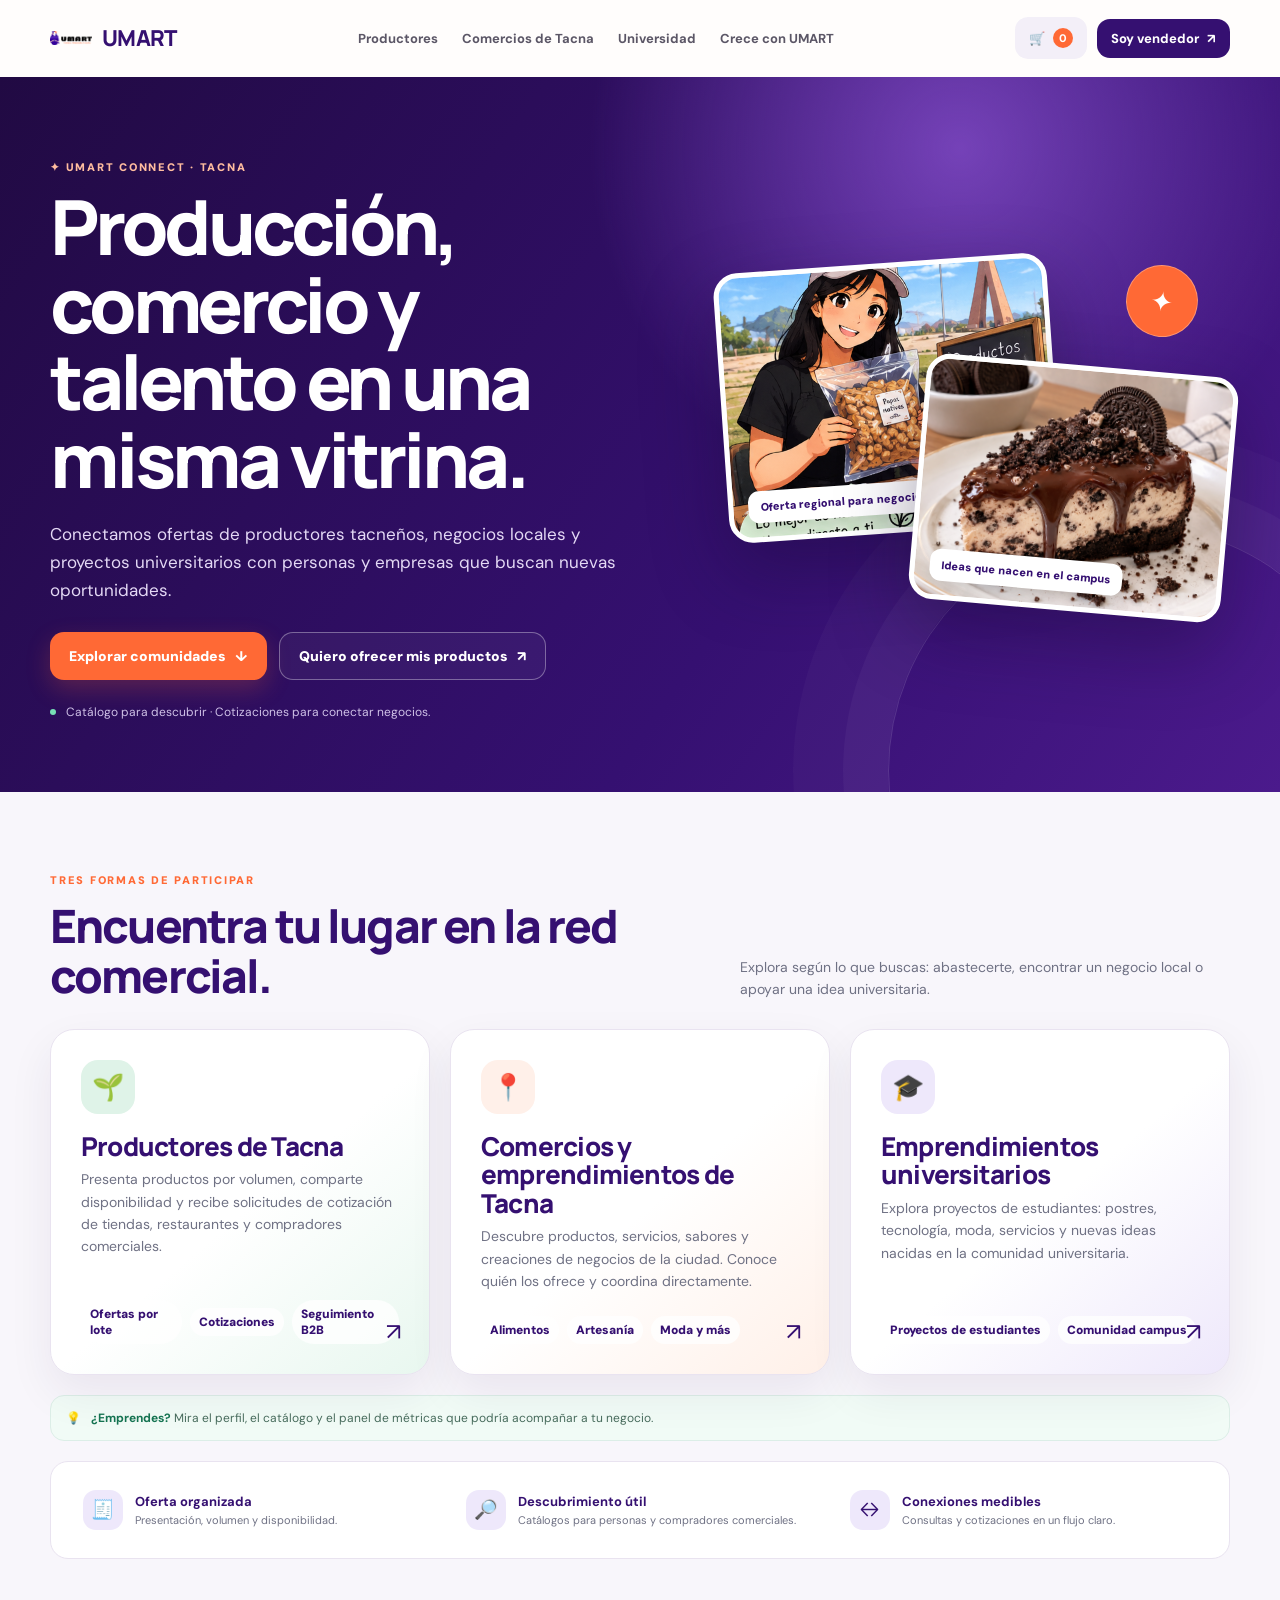
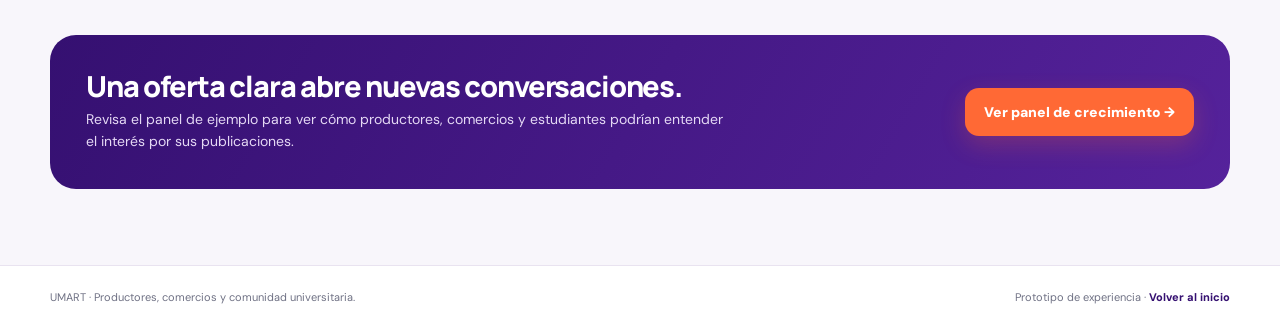
<file: index.html>
<!doctype html>
<html lang="es">
<head>
  <meta charset="utf-8">
  <meta name="viewport" content="width=device-width, initial-scale=1">
  <meta name="theme-color" content="#351071">
  <title>UMART | Explora la comunidad</title>
  <link rel="stylesheet" href="marketplace.css">
  <script src="marketplace.js" defer></script>
</head>
<body data-page="home"><div id="app"></div></body>
</html>
</file>
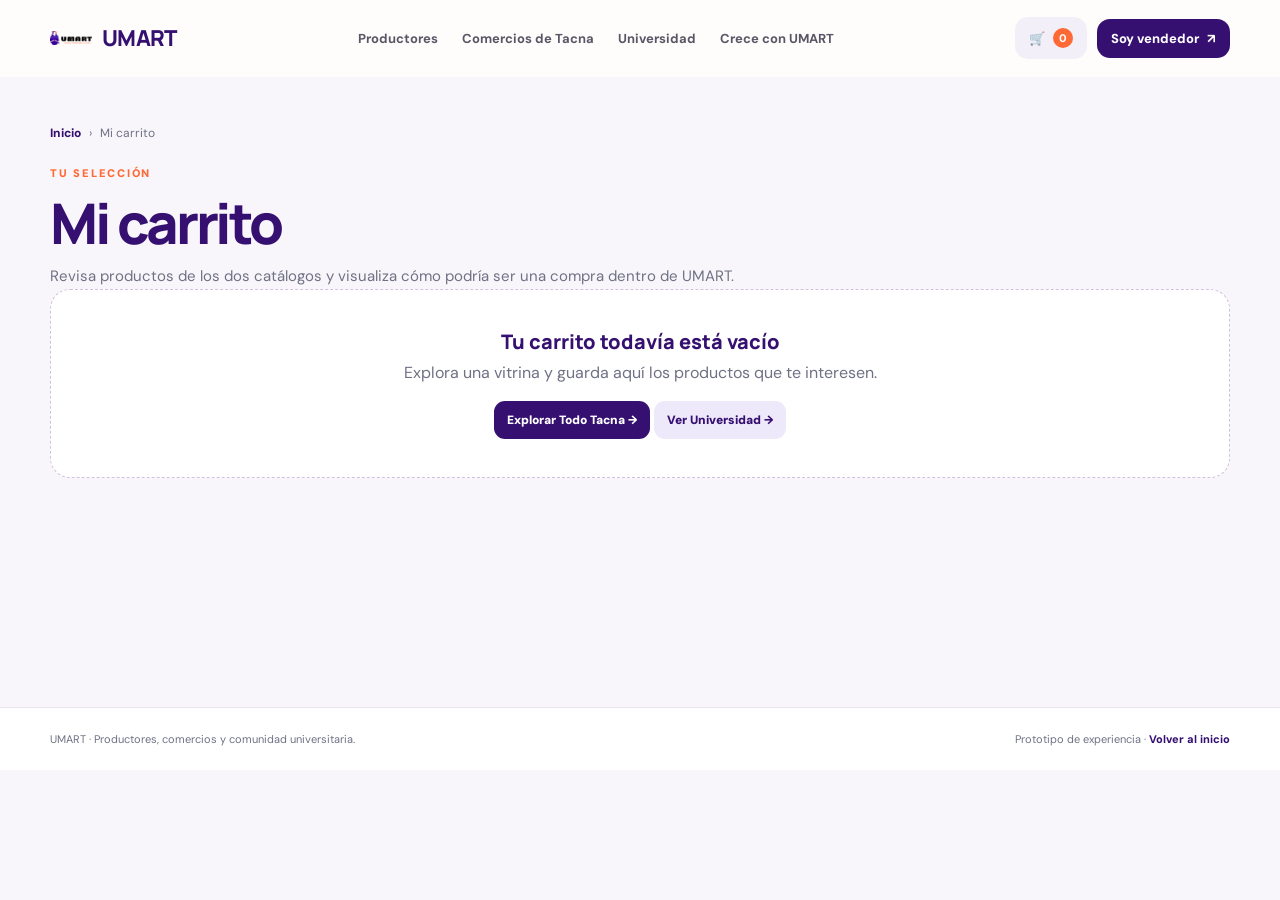
<file: carrito.html>
<!doctype html>
<html lang="es">
<head>
  <meta charset="utf-8">
  <meta name="viewport" content="width=device-width, initial-scale=1">
  <meta name="theme-color" content="#351071">
  <title>UMART | Mi carrito</title>
  <link rel="stylesheet" href="marketplace.css">
  <script src="marketplace.js" defer></script>
</head>
<body data-page="cart"><div id="app"></div></body>
</html>
</file>
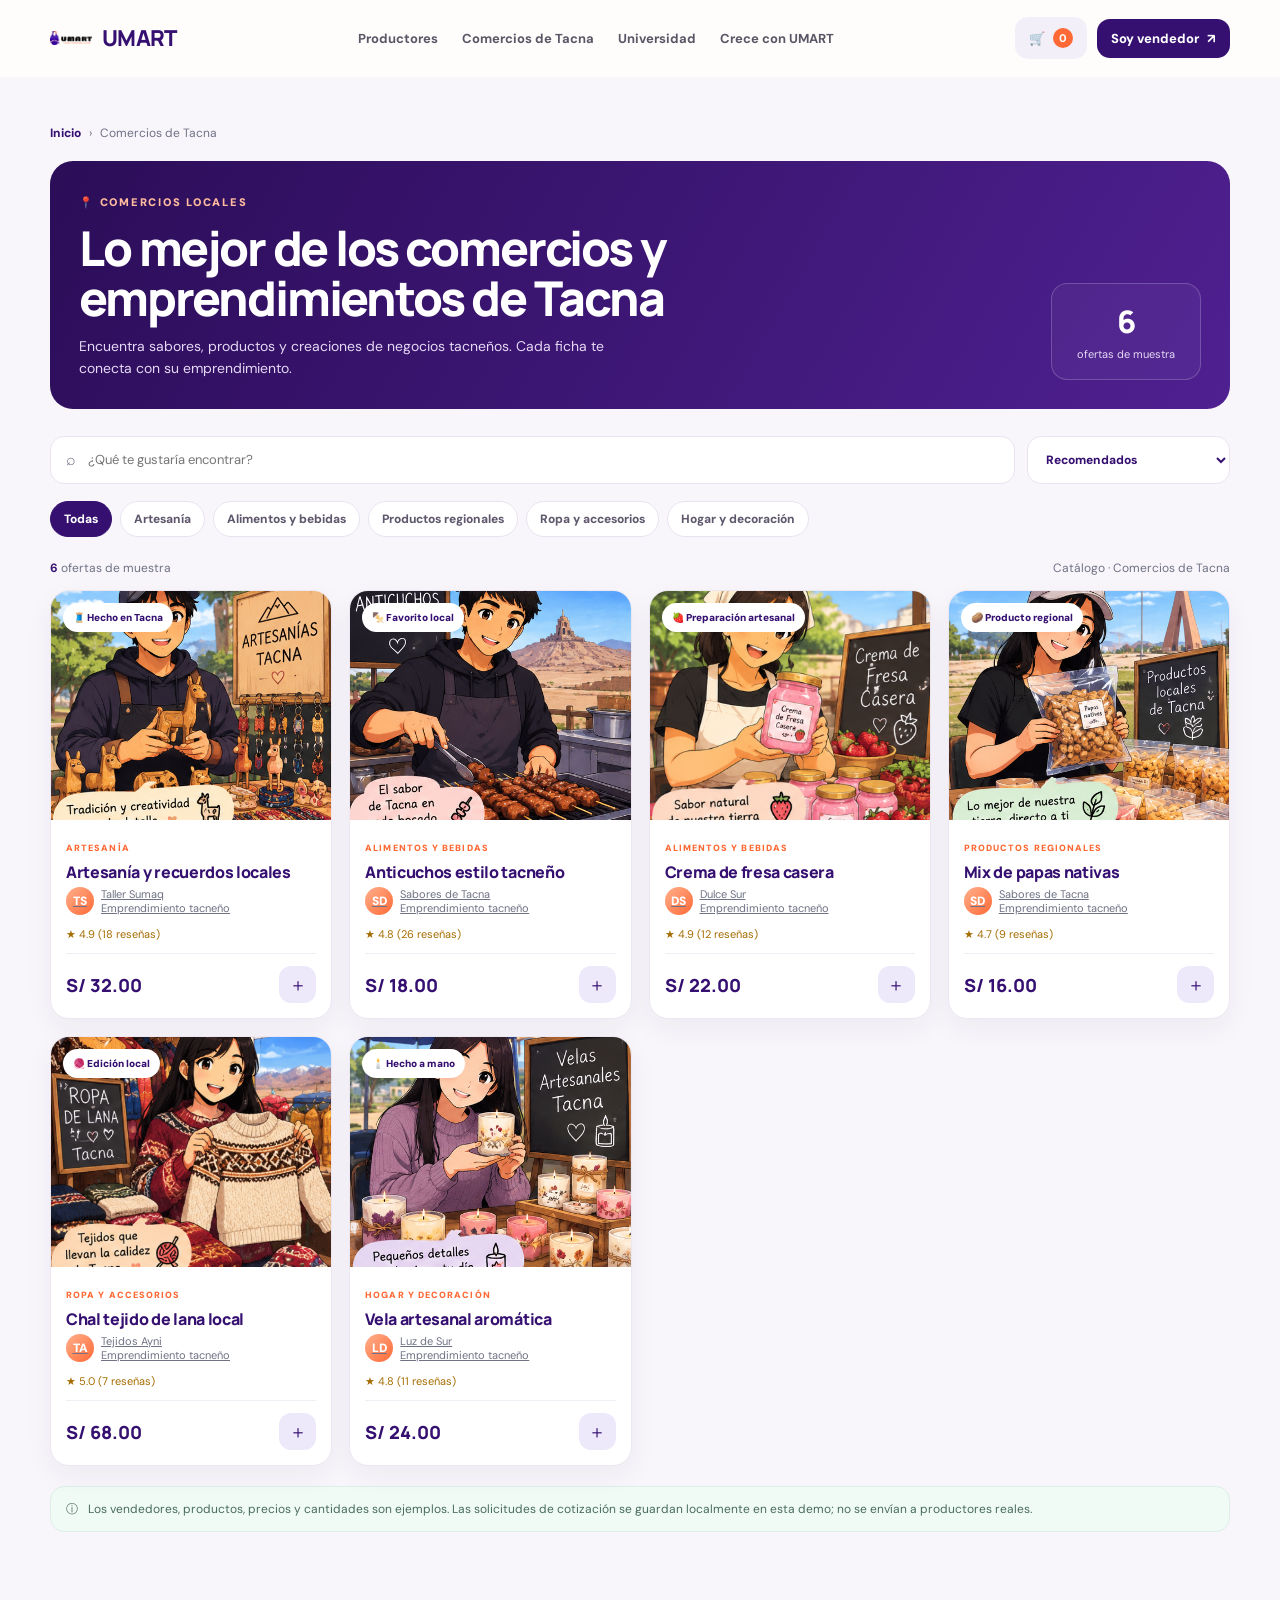
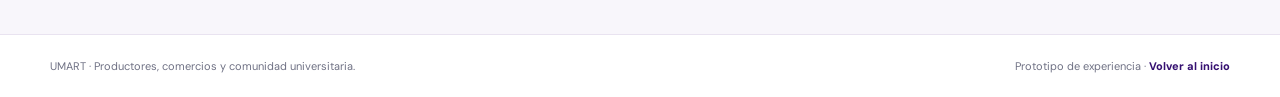
<file: catalogo.html>
<!doctype html>
<html lang="es">
<head>
  <meta charset="utf-8">
  <meta name="viewport" content="width=device-width, initial-scale=1">
  <meta name="theme-color" content="#351071">
  <title>UMART | Catálogo</title>
  <link rel="stylesheet" href="marketplace.css">
  <script src="marketplace.js" defer></script>
</head>
<body data-page="catalog"><div id="app"></div></body>
</html>
</file>
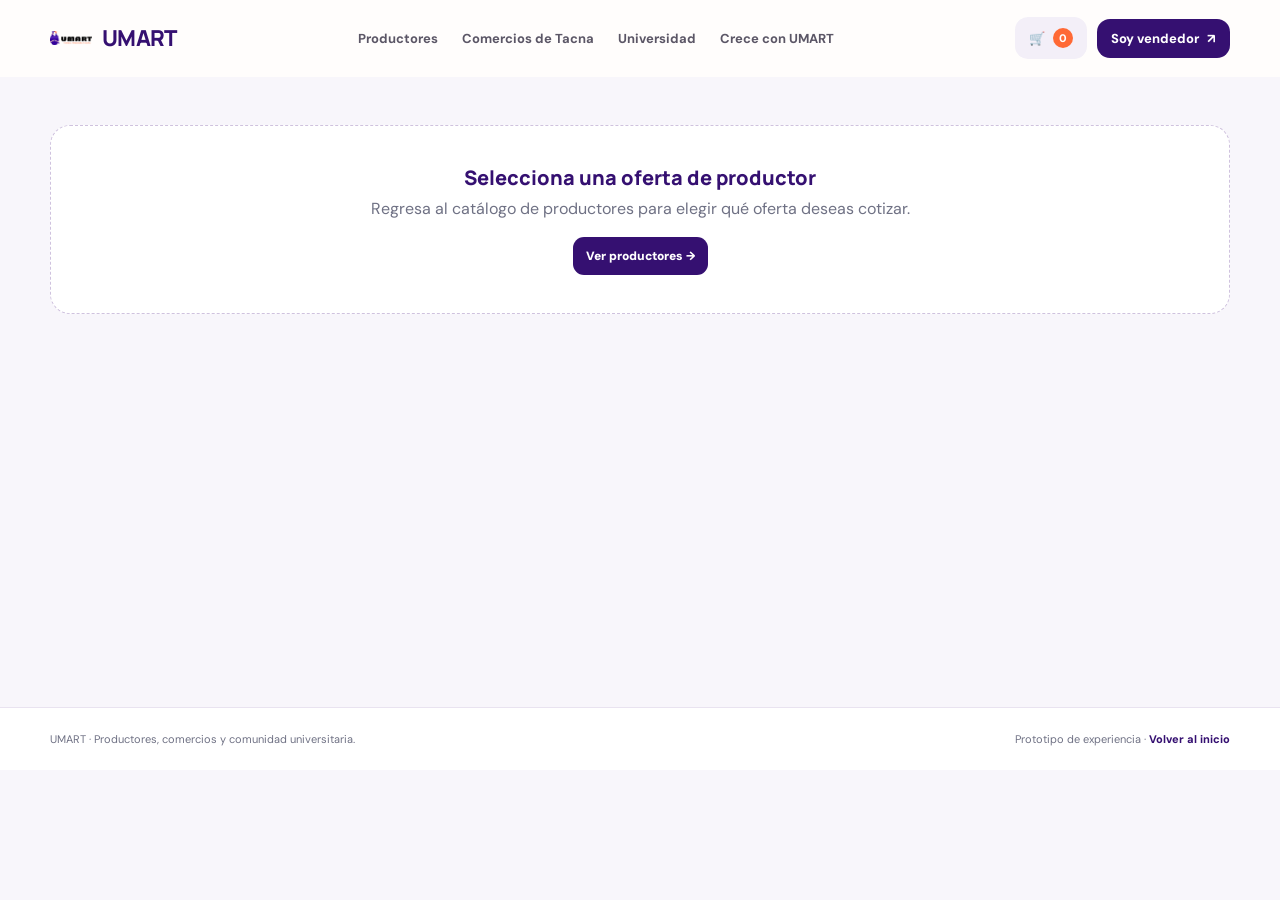
<file: cotizacion.html>
<!doctype html>
<html lang="es">
<head>
  <meta charset="utf-8">
  <meta name="viewport" content="width=device-width, initial-scale=1">
  <meta name="theme-color" content="#351071">
  <title>Solicitar cotización | UMARTPLACE</title>
  <link rel="stylesheet" href="marketplace.css">
</head>
<body data-page="quote">
  <div id="app"></div>
  <script src="marketplace.js"></script>
</body>
</html>
</file>
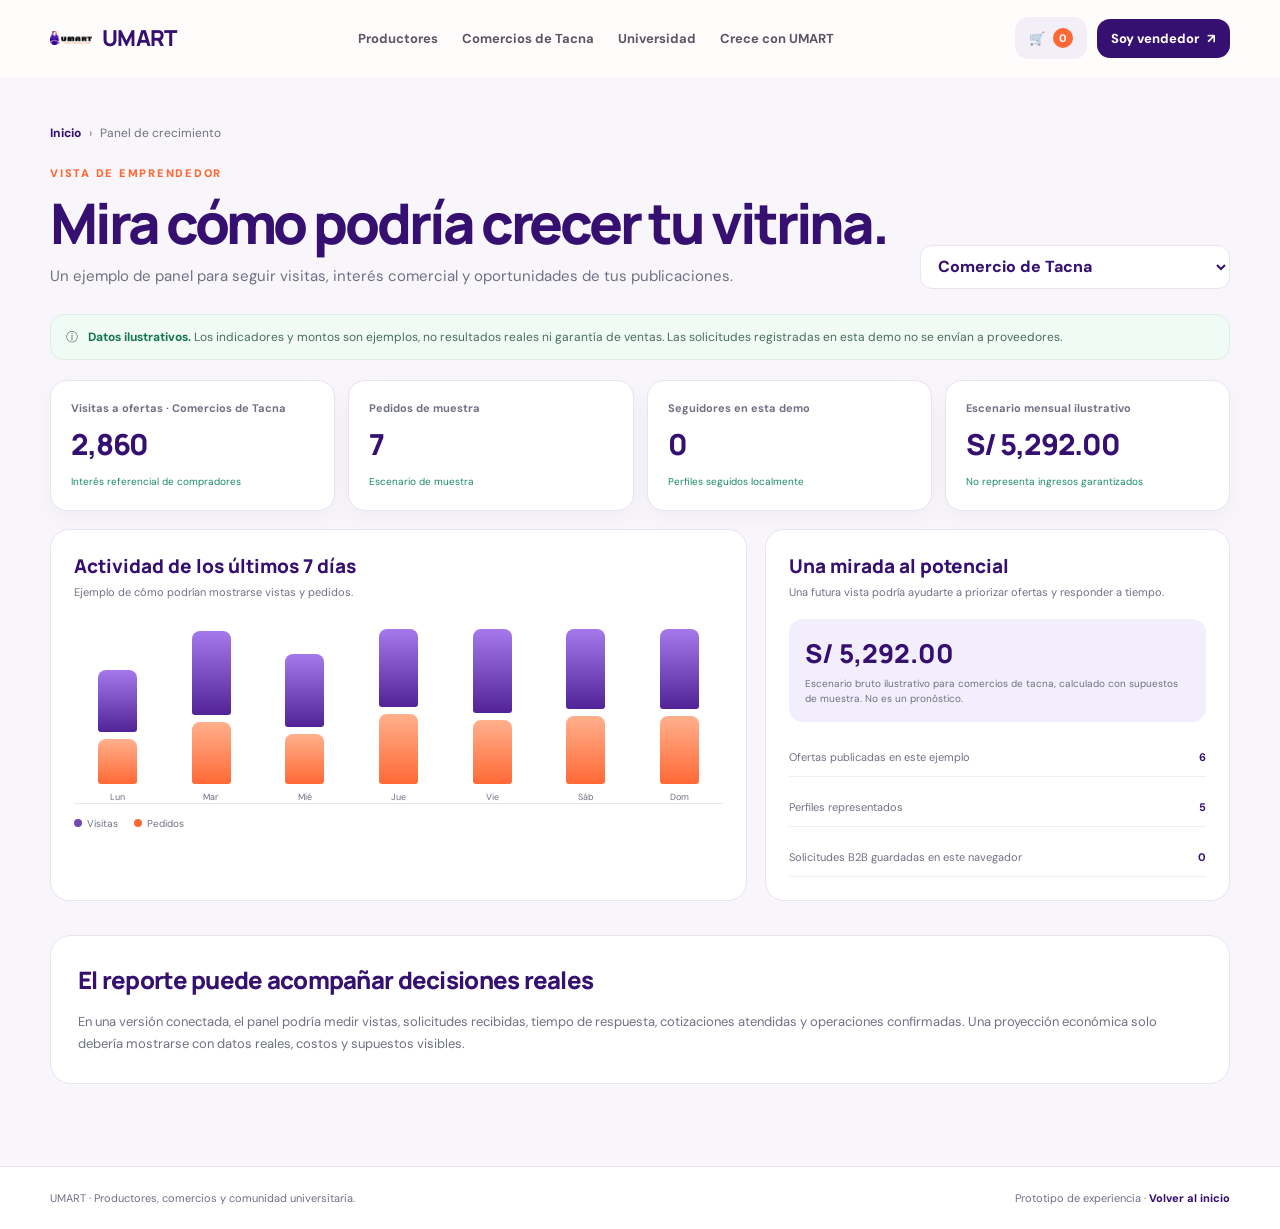
<file: panel.html>
<!doctype html>
<html lang="es">
<head>
  <meta charset="utf-8">
  <meta name="viewport" content="width=device-width, initial-scale=1">
  <meta name="theme-color" content="#351071">
  <title>UMART | Panel de crecimiento</title>
  <link rel="stylesheet" href="marketplace.css">
  <script src="marketplace.js" defer></script>
</head>
<body data-page="dashboard"><div id="app"></div></body>
</html>
</file>
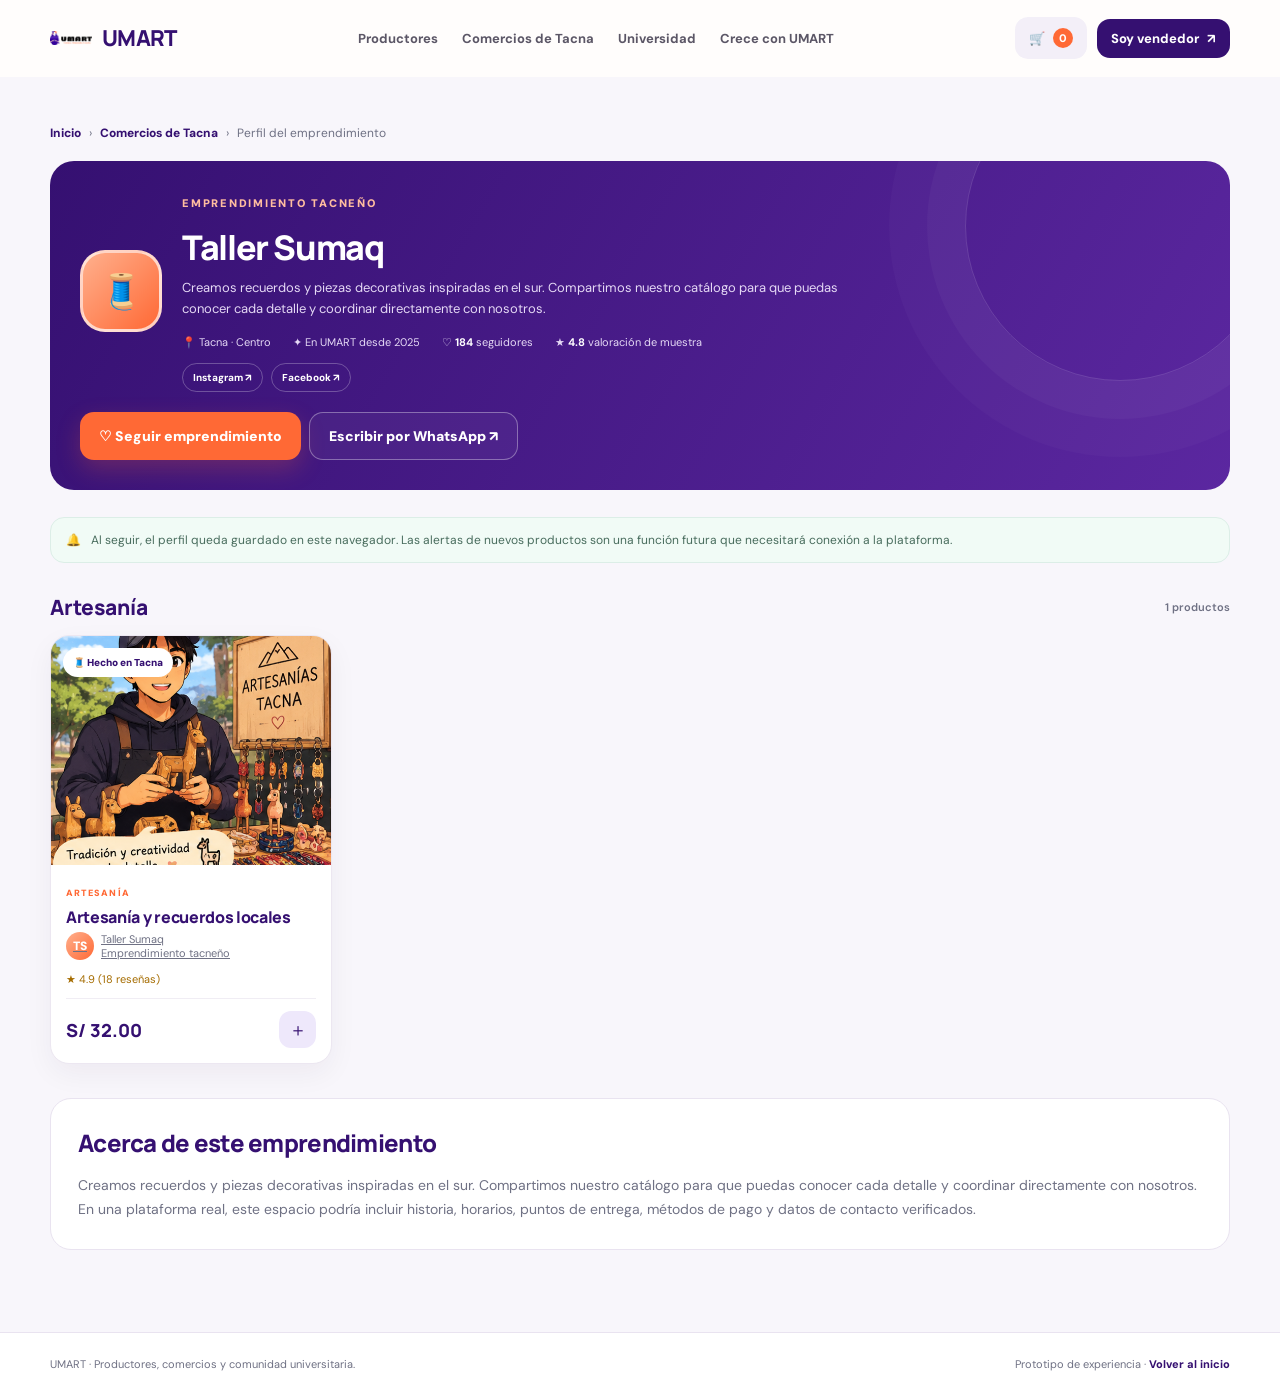
<file: perfil.html>
<!doctype html>
<html lang="es">
<head>
  <meta charset="utf-8">
  <meta name="viewport" content="width=device-width, initial-scale=1">
  <meta name="theme-color" content="#351071">
  <title>UMART | Perfil del emprendimiento</title>
  <link rel="stylesheet" href="marketplace.css">
  <script src="marketplace.js" defer></script>
</head>
<body data-page="profile"><div id="app"></div></body>
</html>
</file>
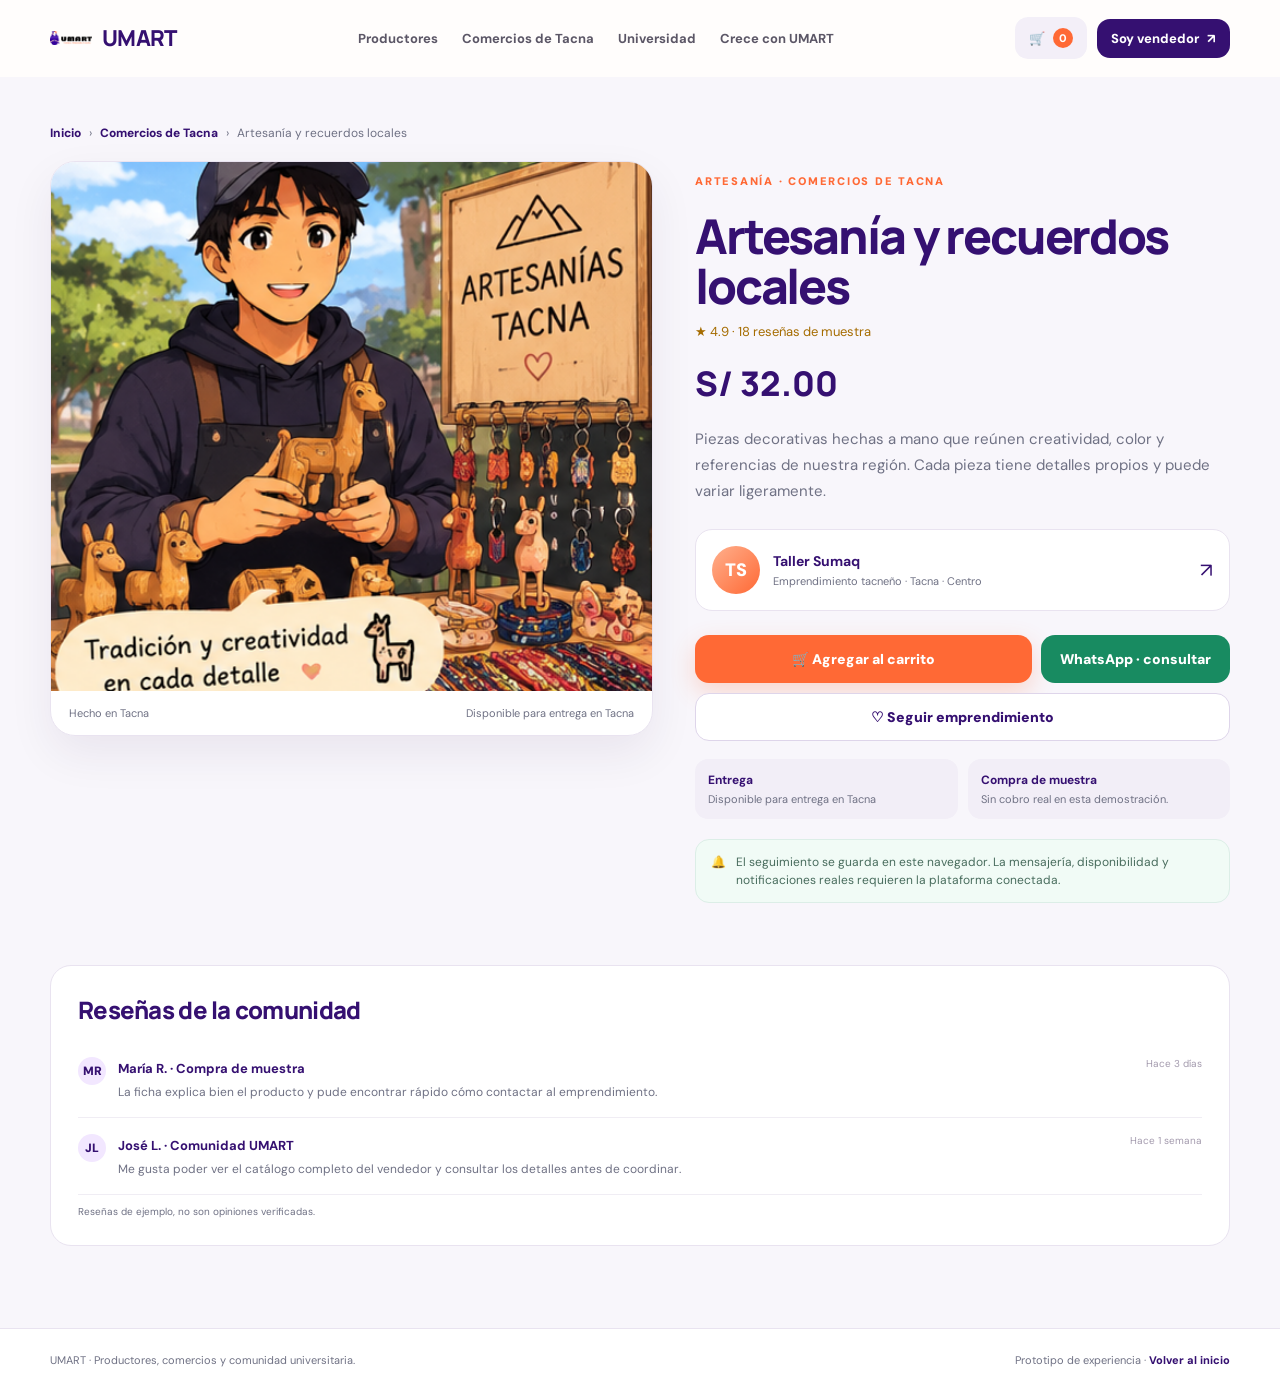
<file: producto.html>
<!doctype html>
<html lang="es">
<head>
  <meta charset="utf-8">
  <meta name="viewport" content="width=device-width, initial-scale=1">
  <meta name="theme-color" content="#351071">
  <title>UMART | Detalle del producto</title>
  <link rel="stylesheet" href="marketplace.css">
  <script src="marketplace.js" defer></script>
</head>
<body data-page="product"><div id="app"></div></body>
</html>
</file>
<file: marketplace.css>
@import url('https://fonts.googleapis.com/css2?family=DM+Sans:wght@400;500;600;700;800&family=Manrope:wght@400;500;600;700;800&display=swap');

:root{--purple:#351071;--purple-deep:#210a43;--purple-soft:#eee8fb;--orange:#ff6935;--orange-soft:#fff0e9;--ink:#211832;--muted:#6f7184;--line:#e9e3f0;--paper:#fff;--canvas:#f8f6fb;--green:#198b67;--shadow:0 18px 45px #28104412;--radius:24px}
*{box-sizing:border-box}
html{scroll-behavior:smooth}
body{margin:0;background:var(--canvas);color:var(--ink);font-family:'DM Sans',sans-serif}
a{color:inherit}
button,input,select{font:inherit}
button{cursor:pointer}
img{max-width:100%}
.shell{width:min(1180px,calc(100% - 40px));margin:auto}
.topbar{position:sticky;top:0;z-index:20;border-bottom:1px solid #ffffff22;background:#fffdfcf2;backdrop-filter:blur(18px)}
.nav{height:76px;display:flex;align-items:center;justify-content:space-between;gap:24px}
.brand{display:flex;align-items:center;gap:10px;text-decoration:none;font-family:Manrope,sans-serif;font-weight:900;color:var(--purple);letter-spacing:-.04em}
.brand img{width:42px;height:42px;object-fit:contain}.brand span{font-size:22px}
.navlinks{display:flex;align-items:center;gap:24px;color:#5b5666;font-size:13px;font-weight:700}.navlinks a{text-decoration:none}.navlinks a:hover{color:var(--purple)}
.nav-actions{display:flex;align-items:center;gap:10px}.cart-link,.nav-cta{display:inline-flex;align-items:center;gap:8px;padding:11px 14px;border-radius:13px;text-decoration:none;font-size:13px;font-weight:800}.cart-link{background:#f3eff8;color:var(--purple)}.cart-count{display:grid;place-items:center;min-width:20px;height:20px;padding:0 5px;border-radius:99px;background:var(--orange);color:white;font-size:11px}.nav-cta{background:var(--purple);color:white}
.hero{position:relative;overflow:hidden;padding:78px 0 72px;background:radial-gradient(circle at 75% 10%,#7542b8 0,transparent 32%),linear-gradient(125deg,#210a43,#351071 62%,#4b1a8c);color:white}
.hero:after{content:"";position:absolute;right:-100px;bottom:-225px;width:490px;height:490px;border:1px solid #ffffff24;border-radius:50%;box-shadow:0 0 0 45px #ffffff09,0 0 0 95px #ffffff06;pointer-events:none}
.hero-grid{position:relative;z-index:1;display:grid;grid-template-columns:1.05fr .95fr;align-items:center;gap:64px}.eyebrow{display:inline-flex;align-items:center;gap:8px;margin:0 0 14px;color:var(--orange);font-size:11px;font-weight:900;letter-spacing:.16em;text-transform:uppercase}.hero .eyebrow{color:#ffbd9f}.hero h1,.page-title{margin:0;font-family:Manrope,sans-serif;font-weight:800;letter-spacing:-.055em;line-height:1.02}.hero h1{max-width:690px;font-size:clamp(46px,6vw,76px)}.hero p{max-width:590px;margin:22px 0 28px;color:#e4d9f5;font-size:17px;line-height:1.65}.button-row{display:flex;align-items:center;gap:12px;flex-wrap:wrap}.btn{display:inline-flex;justify-content:center;align-items:center;gap:9px;min-height:48px;padding:13px 19px;border:0;border-radius:14px;text-decoration:none;font-size:14px;font-weight:900;transition:transform .2s,box-shadow .2s,background .2s}.btn:hover{transform:translateY(-2px)}.btn-orange{background:var(--orange);color:#fff;box-shadow:0 9px 24px #ff69353b}.btn-white{background:#fff;color:var(--purple)}.btn-soft{background:var(--purple-soft);color:var(--purple)}.btn-outline{border:1px solid #ffffff58;background:#ffffff0b;color:white}.btn-purple{background:var(--purple);color:#fff}.btn-small{min-height:38px;padding:9px 13px;border-radius:11px;font-size:12px}.hero-note{display:flex;align-items:center;gap:10px;margin-top:24px;color:#cfc1e7;font-size:12px}.hero-note span{width:6px;height:6px;border-radius:50%;background:#77dfb5}
.hero-showcase{position:relative;min-height:370px}.showcase-card{position:absolute;overflow:hidden;border:5px solid #fff;border-radius:24px;background:#fff;box-shadow:0 30px 75px #16072d5e}.showcase-card img{display:block;width:100%;height:100%;object-fit:cover}.showcase-one{top:10px;left:4%;width:63%;height:270px;transform:rotate(-4deg)}.showcase-two{right:0;bottom:12px;width:59%;height:246px;transform:rotate(5deg)}.showcase-tag{position:absolute;left:15px;bottom:14px;padding:9px 12px;border-radius:11px;background:#fff;color:var(--purple);font-size:11px;font-weight:900;box-shadow:0 8px 20px #0002}.showcase-sticker{position:absolute;right:6%;top:12px;display:grid;place-items:center;width:72px;height:72px;border:1px solid #ffffff4a;border-radius:50%;background:#ff6935;color:#fff;font-size:27px;transform:rotate(10deg)}
.section{padding:76px 0}.section-head{display:flex;justify-content:space-between;align-items:end;gap:30px;margin-bottom:28px}.section-head h2{max-width:690px;margin:0;font:800 clamp(30px,4vw,46px)/1.08 Manrope,sans-serif;letter-spacing:-.04em;color:var(--purple)}.section-head p{max-width:490px;margin:0;color:var(--muted);line-height:1.6;font-size:14px}.audience-grid{display:grid;grid-template-columns:1fr 1fr;gap:20px}.audience-card{position:relative;display:flex;min-height:270px;flex-direction:column;justify-content:space-between;overflow:hidden;padding:30px;border:1px solid var(--line);border-radius:var(--radius);background:#fff;box-shadow:var(--shadow);text-decoration:none;transition:transform .22s,box-shadow .22s}.audience-card:hover{transform:translateY(-5px);box-shadow:0 26px 55px #28104420}.audience-card.local{background:linear-gradient(140deg,#fff 52%,#fff0e8)}.audience-card.campus{background:linear-gradient(140deg,#fff 52%,#eee8fb)}.audience-icon{display:grid;place-items:center;width:54px;height:54px;border-radius:17px;background:var(--purple-soft);font-size:26px}.audience-card.local .audience-icon{background:var(--orange-soft)}.audience-card h3{margin:18px 0 8px;color:var(--purple);font:800 26px/1.1 Manrope,sans-serif;letter-spacing:-.03em}.audience-card p{max-width:450px;margin:0;color:var(--muted);font-size:14px;line-height:1.6}.audience-card .arrow{position:absolute;right:28px;bottom:27px;color:var(--purple);font-size:24px}.audience-meta{display:flex;align-items:center;gap:8px;margin-top:23px;color:var(--purple);font-size:12px;font-weight:900}.audience-meta span{padding:6px 9px;border-radius:99px;background:#ffffffcc}
.trust-strip{display:grid;grid-template-columns:repeat(3,1fr);gap:12px;padding:20px;border:1px solid var(--line);border-radius:18px;background:#fff}.trust-item{display:flex;align-items:center;gap:12px;padding:8px 12px}.trust-icon{display:grid;place-items:center;flex:none;width:40px;height:40px;border-radius:13px;background:var(--purple-soft);color:var(--purple);font-size:19px}.trust-item strong{display:block;color:var(--purple);font-size:13px}.trust-item small{display:block;margin-top:3px;color:var(--muted);font-size:11px}
.final-cta{display:flex;align-items:center;justify-content:space-between;gap:28px;padding:36px;border-radius:26px;background:linear-gradient(120deg,#351071,#55229b);color:#fff}.final-cta h2{margin:0 0 7px;font:800 29px/1.1 Manrope,sans-serif;letter-spacing:-.04em}.final-cta p{max-width:650px;margin:0;color:#e5d9f5;line-height:1.55;font-size:14px}
.page-main{min-height:70vh;padding:48px 0 82px}.breadcrumb{display:flex;align-items:center;gap:8px;margin-bottom:20px;color:var(--muted);font-size:12px}.breadcrumb a{text-decoration:none;color:var(--purple);font-weight:800}.page-title{color:var(--purple);font-size:clamp(36px,5vw,56px)}.page-lead{max-width:700px;margin:13px 0 0;color:var(--muted);font-size:15px;line-height:1.65}.catalog-hero{display:flex;justify-content:space-between;align-items:end;gap:24px;margin:0 0 27px;padding:29px;border-radius:23px;background:linear-gradient(120deg,#2b0d58,#4f2091);color:white}.catalog-hero h1{max-width:700px;margin:0;font:800 clamp(32px,4vw,48px)/1.04 Manrope,sans-serif;letter-spacing:-.045em}.catalog-hero p{max-width:540px;margin:12px 0 0;color:#e5d9f5;font-size:14px;line-height:1.6}.catalog-hero .eyebrow{color:#ffbc9f}.catalog-hero-side{min-width:150px;padding:16px;border:1px solid #ffffff32;border-radius:16px;background:#ffffff0b;text-align:center}.catalog-hero-side strong{display:block;font:800 31px Manrope,sans-serif}.catalog-hero-side span{color:#e5d9f5;font-size:11px}
.catalog-tools{display:grid;grid-template-columns:1fr auto;gap:12px;margin:0 0 14px}.search-box{display:flex;align-items:center;gap:10px;min-height:48px;padding:0 15px;border:1px solid var(--line);border-radius:14px;background:#fff;color:var(--muted)}.search-box input{width:100%;border:0;outline:0;background:transparent;color:var(--ink);font-size:13px}.sort-select{min-height:48px;padding:0 38px 0 14px;border:1px solid var(--line);border-radius:14px;background:white;color:var(--purple);font-weight:800;font-size:12px}.category-row{display:flex;gap:8px;overflow:auto;padding:3px 0 19px;scrollbar-width:thin}.category-chip{flex:none;padding:9px 13px;border:1px solid var(--line);border-radius:99px;background:#fff;color:#5f586d;font-size:12px;font-weight:800}.category-chip.active,.category-chip:hover{border-color:var(--purple);background:var(--purple);color:#fff}.result-line{display:flex;justify-content:space-between;gap:10px;margin:4px 0 14px;color:var(--muted);font-size:12px}.result-line strong{color:var(--purple)}
.product-grid{display:grid;grid-template-columns:repeat(4,minmax(0,1fr));gap:17px}.product-card{overflow:hidden;border:1px solid #ece7f1;border-radius:19px;background:white;box-shadow:0 10px 28px #2810440d;transition:transform .2s,box-shadow .2s}.product-card:hover{transform:translateY(-4px);box-shadow:0 18px 38px #28104418}.product-image-link{position:relative;display:block;overflow:hidden;aspect-ratio:1.22;background:#eee8f7}.product-image-link img{width:100%;height:100%;object-fit:cover;transition:transform .4s}.product-card:hover .product-image-link img{transform:scale(1.04)}.product-ribbon{position:absolute;top:12px;left:12px;padding:7px 9px;border:1px solid #fff9;border-radius:99px;background:#fff;color:var(--purple);font-size:10px;font-weight:900}.product-body{padding:15px}.product-category{color:var(--orange);font-size:9px;font-weight:900;letter-spacing:.12em;text-transform:uppercase}.product-body h3{margin:7px 0 5px;color:var(--purple);font:800 16px/1.2 Manrope,sans-serif;letter-spacing:-.02em}.seller-mini{display:flex;align-items:center;gap:7px;color:var(--muted);font-size:11px}.avatar{display:grid;place-items:center;flex:none;width:28px;height:28px;border-radius:50%;background:linear-gradient(135deg,#ffb08d,#ff6935);color:#fff;font-size:12px;font-weight:900}.product-rating{display:flex;align-items:center;gap:4px;margin-top:12px;color:#a56c00;font-size:11px}.product-bottom{display:flex;justify-content:space-between;align-items:center;gap:8px;margin-top:12px;padding-top:12px;border-top:1px solid #f0edf4}.product-price{color:var(--purple);font:800 18px Manrope,sans-serif}.icon-button{display:grid;place-items:center;width:37px;height:37px;border:0;border-radius:12px;background:var(--purple-soft);color:var(--purple);font-size:18px}.icon-button:hover{background:var(--purple);color:#fff}.empty-state{grid-column:1/-1;padding:38px;border:1px dashed #cfc2de;border-radius:20px;background:#fff;text-align:center;color:var(--muted)}.empty-state strong{display:block;margin-bottom:7px;color:var(--purple);font:800 20px Manrope,sans-serif}
.notice{display:flex;gap:10px;margin:20px 0;padding:13px 15px;border:1px solid #dceee7;border-radius:14px;background:#f1fbf6;color:#486c5d;font-size:12px;line-height:1.5}.notice strong{color:#157452}
.detail-grid{display:grid;grid-template-columns:1.06fr .94fr;gap:42px;align-items:start}.detail-visual{position:sticky;top:100px;overflow:hidden;border:1px solid var(--line);border-radius:25px;background:white;box-shadow:var(--shadow)}.detail-visual img{display:block;width:100%;aspect-ratio:1/ .88;object-fit:cover}.detail-visual-caption{display:flex;justify-content:space-between;gap:10px;padding:15px 18px;color:var(--muted);font-size:11px}.detail-info{padding:8px 0}.detail-info h1{margin:9px 0 12px;color:var(--purple);font:800 clamp(34px,4vw,48px)/1.04 Manrope,sans-serif;letter-spacing:-.045em}.detail-rating{color:#a56c00;font-size:13px}.detail-price{margin:20px 0;color:var(--purple);font:800 34px Manrope,sans-serif}.detail-description{color:var(--muted);font-size:15px;line-height:1.75}.seller-panel{display:flex;align-items:center;gap:13px;margin:24px 0;padding:16px;border:1px solid var(--line);border-radius:17px;background:white}.seller-panel .avatar{width:48px;height:48px;font-size:18px}.seller-panel-copy{flex:1}.seller-panel-copy strong{display:block;color:var(--purple);font-size:14px}.seller-panel-copy small{display:block;margin-top:4px;color:var(--muted);font-size:11px}.seller-panel .arrow-link{color:var(--purple);font-size:20px;text-decoration:none}.detail-actions{display:grid;grid-template-columns:1fr auto;gap:9px}.whatsapp-button{width:100%;background:#188b61;color:white}.follow-button{width:100%;margin-top:10px;border:1px solid #ded5ea;background:white;color:var(--purple)}.follow-button.following{border-color:#bde6d5;background:#edfaf4;color:#157452}.detail-meta{display:grid;grid-template-columns:repeat(2,1fr);gap:10px;margin-top:18px}.detail-meta div{padding:13px;border-radius:13px;background:#f2eef7;color:var(--muted);font-size:11px}.detail-meta strong{display:block;margin-bottom:4px;color:var(--purple);font-size:12px}
.content-card{margin-top:34px;padding:27px;border:1px solid var(--line);border-radius:21px;background:white}.content-card h2{margin:0 0 15px;color:var(--purple);font:800 24px Manrope,sans-serif;letter-spacing:-.03em}.review{display:grid;grid-template-columns:auto 1fr auto;gap:12px;padding:16px 0;border-bottom:1px solid #f0edf4}.review:last-child{border:0}.review .avatar{background:#f2e7ff;color:var(--purple)}.review strong{color:var(--purple);font-size:13px}.review p{margin:5px 0 0;color:var(--muted);font-size:12px;line-height:1.5}.review time{color:#a39aad;font-size:10px}
.profile-hero{position:relative;overflow:hidden;margin:0 0 27px;padding:30px;border-radius:24px;background:linear-gradient(120deg,#351071,#5b27a0);color:white}.profile-cover{position:absolute;right:-45px;top:-90px;width:310px;height:310px;border:1px solid #ffffff24;border-radius:50%;box-shadow:0 0 0 38px #ffffff08,0 0 0 76px #ffffff06}.profile-main{position:relative;z-index:1;display:flex;align-items:center;gap:20px}.profile-avatar{display:grid;place-items:center;flex:none;width:82px;height:82px;border:3px solid #ffffffaa;border-radius:25px;background:linear-gradient(135deg,#ffb08d,#ff6935);font-size:34px}.profile-copy{flex:1}.profile-copy .eyebrow{color:#ffbd9f}.profile-copy h1{margin:0;font:800 34px Manrope,sans-serif;letter-spacing:-.04em}.profile-copy p{max-width:680px;margin:8px 0;color:#e5d9f5;font-size:13px;line-height:1.6}.profile-stats{display:flex;gap:22px;flex-wrap:wrap;margin-top:15px;color:#e5d9f5;font-size:11px}.profile-stats strong{color:white}.profile-socials{display:flex;gap:8px;margin-top:14px}.profile-socials a{padding:7px 10px;border:1px solid #ffffff42;border-radius:99px;color:white;text-decoration:none;font-size:10px;font-weight:800}.profile-actions{position:relative;z-index:1;display:flex;gap:8px;flex-wrap:wrap;margin-top:20px}.profile-category-title{display:flex;justify-content:space-between;align-items:center;margin:30px 0 14px;color:var(--purple);font:800 21px Manrope,sans-serif}.profile-category-title span{color:var(--muted);font:600 11px 'DM Sans',sans-serif}
.cart-layout{display:grid;grid-template-columns:1fr 340px;gap:20px;align-items:start}.cart-list,.summary-card,.receipt-paper{border:1px solid var(--line);border-radius:20px;background:white}.cart-list{padding:5px 22px}.cart-row{display:grid;grid-template-columns:88px 1fr auto;align-items:center;gap:15px;padding:17px 0;border-bottom:1px solid #f0edf4}.cart-row:last-child{border:0}.cart-row img{width:88px;height:78px;object-fit:cover;border-radius:13px;background:#f4f0f8}.cart-row h3{margin:0 0 5px;color:var(--purple);font:800 15px Manrope,sans-serif}.cart-row small{color:var(--muted);font-size:11px}.cart-row-price{color:var(--purple);font-weight:900}.qty-controls{display:flex;align-items:center;gap:8px;margin-top:9px}.qty-controls button{width:24px;height:24px;border:1px solid var(--line);border-radius:7px;background:#fff;color:var(--purple);font-weight:900}.qty-controls span{min-width:16px;text-align:center;font-size:11px}.remove-button{margin-left:8px;border:0;background:transparent;color:#ba4965;font-size:11px}.summary-card{position:sticky;top:98px;padding:21px}.summary-card h2{margin:0 0 18px;color:var(--purple);font:800 20px Manrope,sans-serif}.summary-line{display:flex;justify-content:space-between;gap:10px;margin:12px 0;color:var(--muted);font-size:12px}.summary-line.total{margin-top:17px;padding-top:15px;border-top:1px solid var(--line);color:var(--purple);font-size:16px;font-weight:900}.summary-card .btn{width:100%;margin-top:10px}.summary-note{margin:12px 0 0;color:#9891a2;font-size:10px;line-height:1.5;text-align:center}.receipt-actions{display:flex;gap:9px;flex-wrap:wrap;margin:18px 0}.receipt-paper{padding:28px}.receipt-brand{display:flex;justify-content:space-between;gap:20px;padding-bottom:18px;border-bottom:1px dashed #cfc6db}.receipt-paper h2{margin:0;color:var(--purple);font:800 24px Manrope,sans-serif}.receipt-paper p{color:var(--muted);font-size:12px}.receipt-row{display:flex;justify-content:space-between;gap:12px;padding:10px 0;border-bottom:1px solid #f0edf4;color:var(--muted);font-size:12px}.receipt-total{display:flex;justify-content:space-between;margin-top:13px;color:var(--purple);font:800 19px Manrope,sans-serif}
.dashboard-head{display:flex;justify-content:space-between;align-items:end;gap:20px;margin-bottom:25px}.dashboard-head select{min-height:44px;padding:0 38px 0 13px;border:1px solid var(--line);border-radius:12px;background:#fff;color:var(--purple);font-weight:800}.metric-grid{display:grid;grid-template-columns:repeat(4,1fr);gap:13px}.metric-card{padding:20px;border:1px solid var(--line);border-radius:17px;background:#fff;box-shadow:0 8px 22px #28104409}.metric-card span{display:block;color:var(--muted);font-size:11px;font-weight:700}.metric-card strong{display:block;margin:9px 0 5px;color:var(--purple);font:800 29px Manrope,sans-serif;letter-spacing:-.04em}.metric-card small{color:#198b67;font-size:10px}.dashboard-grid{display:grid;grid-template-columns:1.2fr .8fr;gap:18px;margin-top:18px}.dashboard-card{padding:23px;border:1px solid var(--line);border-radius:19px;background:#fff}.dashboard-card h2{margin:0 0 5px;color:var(--purple);font:800 19px Manrope,sans-serif}.dashboard-card>p{margin:0 0 19px;color:var(--muted);font-size:11px;line-height:1.5}.chart{display:flex;align-items:end;gap:12px;height:185px;padding:10px 3px 0;border-bottom:1px solid var(--line)}.chart-col{display:flex;flex:1;height:100%;flex-direction:column;justify-content:end;align-items:center;gap:7px}.bar{width:min(39px,72%);min-height:8px;border-radius:8px 8px 3px 3px;background:linear-gradient(180deg,#a579eb,#512397)}.bar.alt{background:linear-gradient(180deg,#ffb08d,#ff6935)}.chart-col small{color:var(--muted);font-size:9px}.chart-legend{display:flex;gap:16px;margin-top:13px;color:var(--muted);font-size:10px}.legend-dot{display:inline-block;width:8px;height:8px;margin-right:5px;border-radius:50%;background:#7248b5}.legend-dot.orange{background:var(--orange)}.estimate-box{padding:16px;border-radius:14px;background:#f3eefb}.estimate-box strong{display:block;color:var(--purple);font:800 26px Manrope,sans-serif}.estimate-box p{margin:5px 0 0;color:var(--muted);font-size:10px;line-height:1.5}.dash-list{display:grid;gap:11px}.dash-list-item{display:flex;justify-content:space-between;gap:12px;padding:12px 0;border-bottom:1px solid #f0edf4;font-size:11px}.dash-list-item strong{color:var(--purple)}.dash-list-item span{color:var(--muted)}
.toast{position:fixed;z-index:50;right:22px;bottom:22px;max-width:min(390px,calc(100% - 36px));padding:14px 17px;border:1px solid #d8cce7;border-radius:15px;background:#2a0e56;color:#fff;box-shadow:0 18px 40px #1c093a45;font-size:13px;font-weight:700;opacity:0;transform:translateY(10px);pointer-events:none;transition:.22s}.toast.show{opacity:1;transform:translateY(0)}.footer{padding:24px 0;border-top:1px solid var(--line);background:#fff;color:var(--muted);font-size:11px}.footer-inner{display:flex;justify-content:space-between;gap:15px;flex-wrap:wrap}.footer a{color:var(--purple);font-weight:800;text-decoration:none}
.mobile-menu{display:none}
@media(max-width:980px){.hero-grid{gap:28px}.product-grid{grid-template-columns:repeat(3,minmax(0,1fr))}.metric-grid{grid-template-columns:repeat(2,1fr)}.detail-grid{gap:25px}.navlinks{gap:14px}}
@media(max-width:720px){.shell{width:min(calc(100% - 28px),560px)}.nav{height:66px}.navlinks{display:none}.brand img{width:37px;height:37px}.brand span{font-size:19px}.nav-cta{display:none}.hero{padding:54px 0 45px}.hero-grid{grid-template-columns:1fr;gap:22px}.hero h1{font-size:clamp(43px,12vw,63px)}.hero p{font-size:15px}.hero-showcase{min-height:285px}.showcase-one{height:208px;width:64%}.showcase-two{height:192px;width:60%}.showcase-sticker{width:57px;height:57px;font-size:21px}.section{padding:55px 0}.section-head{display:block}.section-head p{margin-top:12px}.audience-grid{grid-template-columns:1fr}.audience-card{min-height:235px;padding:23px}.trust-strip{grid-template-columns:1fr;gap:0;padding:12px}.trust-item{padding:9px}.final-cta{align-items:flex-start;flex-direction:column;padding:25px}.final-cta h2{font-size:25px}.page-main{padding:30px 0 58px}.catalog-hero{align-items:flex-start;flex-direction:column;padding:23px}.catalog-hero-side{width:100%;text-align:left}.catalog-tools{grid-template-columns:1fr}.sort-select{width:100%}.product-grid{grid-template-columns:repeat(2,minmax(0,1fr));gap:11px}.product-image-link{aspect-ratio:.98}.product-body{padding:12px}.product-body h3{font-size:14px}.product-price{font-size:16px}.detail-grid{grid-template-columns:1fr;gap:22px}.detail-visual{position:static}.detail-info{padding:0}.detail-info h1{font-size:37px}.detail-actions{grid-template-columns:1fr}.detail-actions .btn-soft{width:100%}.profile-main{align-items:flex-start;flex-direction:column}.profile-copy h1{font-size:29px}.profile-actions .btn{flex:1}.cart-layout{grid-template-columns:1fr}.summary-card{position:static}.cart-row{grid-template-columns:65px 1fr auto;gap:10px}.cart-row img{width:65px;height:65px}.cart-row-price{font-size:12px}.dashboard-head{align-items:flex-start;flex-direction:column}.dashboard-head select{width:100%}.dashboard-grid{grid-template-columns:1fr}.metric-card{padding:15px}.metric-card strong{font-size:25px}.chart{gap:6px}.chart-col small{font-size:8px}.review{grid-template-columns:auto 1fr}.review time{grid-column:2}.mobile-menu{display:inline-flex;align-items:center;justify-content:center;width:39px;height:39px;border:0;border-radius:12px;background:#f3eff8;color:var(--purple);font-size:20px}}
@media(max-width:390px){.product-grid{grid-template-columns:1fr}.product-image-link{aspect-ratio:1.2}.nav-actions{gap:5px}.cart-link{padding:9px}.brand{gap:5px}}
@media print{body{background:#fff}.topbar,.footer,.no-print,.toast{display:none!important}.page-main{padding:0!important}.shell{width:100%}.receipt-mode .shell>*{display:none!important}.receipt-mode .shell>.content-card{display:block!important;border:0;padding:0}.receipt-mode .content-card>*:not(#receipt-paper){display:none!important}.receipt-paper{border:0;box-shadow:none;padding:0}}
.audience-grid.three-up{grid-template-columns:repeat(3,minmax(0,1fr))}
.audience-card.supplier{background:linear-gradient(140deg,#fff 52%,#e8f7ef)}
.audience-card.supplier .audience-icon{background:#dff3e8}
.quote-layout{display:grid;grid-template-columns:minmax(0,1fr) minmax(340px,.85fr);gap:28px;align-items:start;padding:28px 0 60px}
.quote-intro,.quote-form,.quote-success{padding:30px;border:1px solid var(--line);border-radius:var(--radius);background:#fff;box-shadow:var(--shadow)}
.quote-intro h1,.quote-success h1{margin:0 0 14px;color:var(--purple);font:800 clamp(34px,4vw,48px)/1.05 Manrope,sans-serif;letter-spacing:-.045em}
.quote-intro>p,.quote-success>p{color:var(--muted);line-height:1.65}
.quote-product{display:flex;align-items:center;gap:15px;margin:25px 0;padding:13px;border-radius:17px;background:#f7f4fb}
.quote-product img{width:86px;height:78px;object-fit:cover;border-radius:12px}
.quote-product div,.quote-summary div{display:grid;gap:5px}
.quote-product small,.quote-summary span,.quote-form label span{color:var(--muted);font-size:12px}
.quote-product strong{color:var(--purple)}
.quote-checklist{display:grid;gap:11px;margin-top:20px;color:#536257;font-size:14px}
.quote-checklist strong{margin-bottom:2px;color:var(--ink)}
.quote-form{display:grid;gap:16px}
.quote-form h2{margin:0;color:var(--purple);font:800 24px Manrope,sans-serif}
.quote-form>p{margin:-10px 0 3px;color:var(--muted);font-size:13px;line-height:1.5}
.quote-form label{display:grid;gap:7px;color:var(--ink);font-size:13px;font-weight:800}
.quote-form input,.quote-form select,.quote-form textarea{width:100%;min-height:45px;padding:11px 12px;border:1px solid var(--line);border-radius:11px;background:#fff;color:var(--ink);font-weight:500}
.quote-form textarea{resize:vertical}
.quote-form-row{display:grid;grid-template-columns:1fr 1fr;gap:13px}
.form-footnote{color:var(--muted);font-size:11px;text-align:center}
.quote-success{max-width:760px;margin:34px auto 60px}
.quote-success-icon{display:grid;place-items:center;width:52px;height:52px;margin-bottom:18px;border-radius:50%;background:#e5f7ed;color:var(--green);font-size:27px;font-weight:900}
.quote-summary{display:grid;grid-template-columns:1fr 1fr;gap:16px;margin:22px 0;padding:18px;border-radius:15px;background:#f8f6fb}
@media(max-width:980px){.audience-grid.three-up{grid-template-columns:1fr 1fr}.quote-layout{grid-template-columns:1fr 1fr;gap:16px}.quote-intro,.quote-form,.quote-success{padding:22px}}
@media(max-width:720px){.audience-grid.three-up{grid-template-columns:1fr}.quote-layout{grid-template-columns:1fr;padding-top:12px}.quote-form-row,.quote-summary{grid-template-columns:1fr}}
</file>
